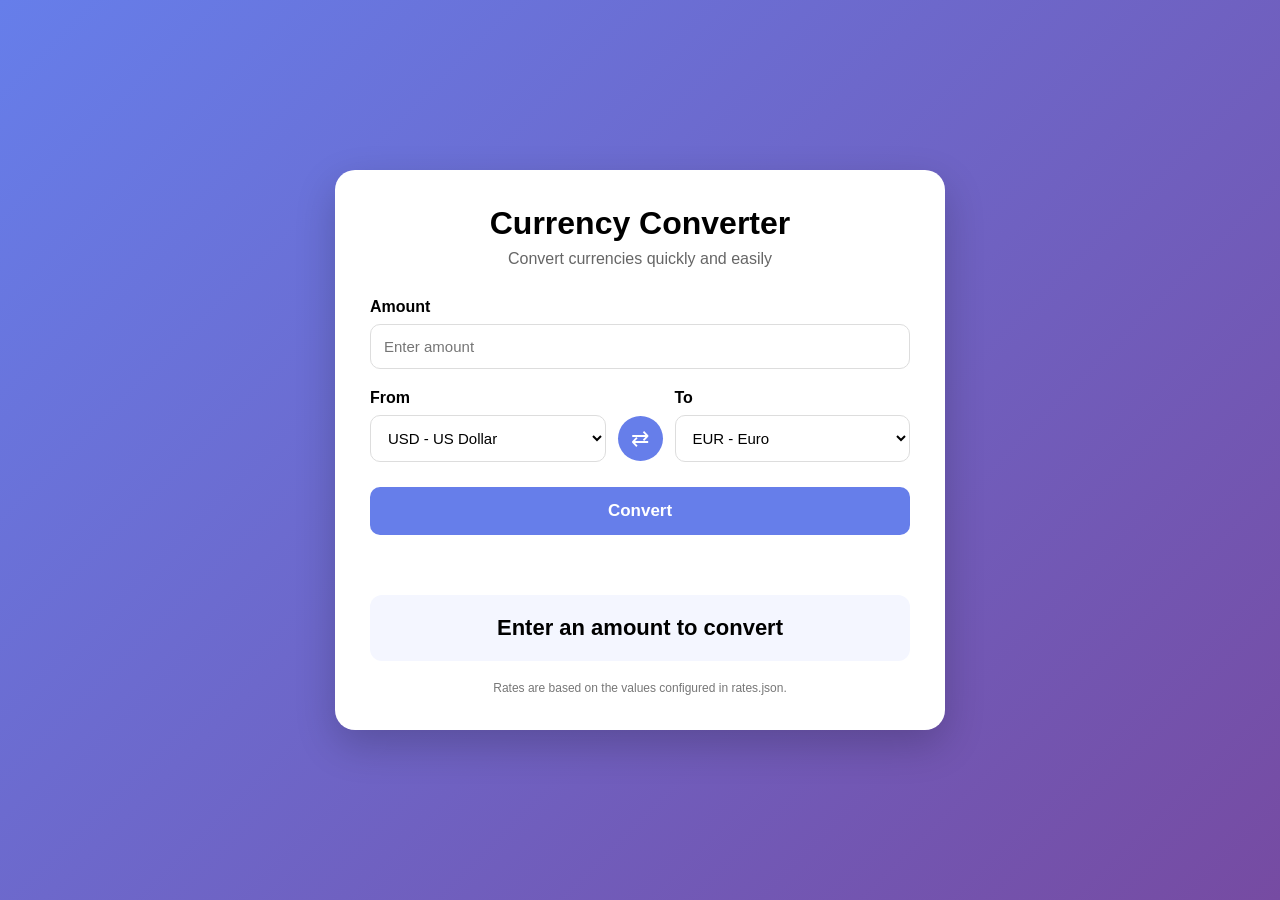
<file: Part2_SystemsProduct/UI/index.html>
<!DOCTYPE html>
<html lang="en">
<head>
    <meta charset="UTF-8">
    <meta name="viewport" content="width=device-width, initial-scale=1.0">
    <title>Currency Converter</title>
    <link rel="stylesheet" href="style.css">
</head>

<body>

    <div class="container">

        <div class="converter-card">

            <h1>Currency Converter</h1>
            <p class="subtitle">Convert currencies quickly and easily</p>

            <div class="form-group">
                <label for="amount">Amount</label>
                <input
                    type="number"
                    id="amount"
                    placeholder="Enter amount"
                    min="0"
                    step="any"
                >
            </div>

            <div class="currency-row">

                <div class="form-group">
                    <label for="fromCurrency">From</label>

                    <select id="fromCurrency">
                        <option value="USD">USD - US Dollar</option>
                        <option value="INR">INR - Indian Rupee</option>
                        <option value="EUR">EUR - Euro</option>
                        <option value="GBP">GBP - British Pound</option>
                        <option value="JPY">JPY - Japanese Yen</option>
                        <option value="AUD">AUD - Australian Dollar</option>
                        <option value="CAD">CAD - Canadian Dollar</option>
                        <option value="SGD">SGD - Singapore Dollar</option>
                    </select>
                </div>

                <button id="swapButton" class="swap-button" title="Swap currencies">
                    ⇄
                </button>

                <div class="form-group">
                    <label for="toCurrency">To</label>

                    <select id="toCurrency">
                        <option value="EUR">EUR - Euro</option>
                        <option value="USD">USD - US Dollar</option>
                        <option value="INR">INR - Indian Rupee</option>
                        <option value="GBP">GBP - British Pound</option>
                        <option value="JPY">JPY - Japanese Yen</option>
                        <option value="AUD">AUD - Australian Dollar</option>
                        <option value="CAD">CAD - Canadian Dollar</option>
                        <option value="SGD">SGD - Singapore Dollar</option>
                    </select>
                </div>

            </div>

            <button id="convertButton" class="convert-button">
                Convert
            </button>

            <div id="errorMessage" class="error-message"></div>

            <div id="resultBox" class="result-box">
                <p id="resultText">Enter an amount to convert</p>
            </div>

            <p class="rate-info">
                Rates are based on the values configured in rates.json.
            </p>

        </div>

    </div>

    <script src="script.js"></script>

</body>
</html>
</file>
<file: Part2_SystemsProduct/UI/style.css>
* {
    margin: 0;
    padding: 0;
    box-sizing: border-box;
}

body {
    font-family: Arial, sans-serif;
    min-height: 100vh;

    display: flex;
    justify-content: center;
    align-items: center;

    background: linear-gradient(135deg, #667eea, #764ba2);
}

.container {
    width: 100%;
    max-width: 650px;
    padding: 20px;
}

.converter-card {
    background: white;
    border-radius: 20px;
    padding: 35px;

    box-shadow: 0 15px 40px rgba(0, 0, 0, 0.2);
}

h1 {
    text-align: center;
    font-size: 32px;
    margin-bottom: 8px;
}

.subtitle {
    text-align: center;
    color: #666;
    margin-bottom: 30px;
}

.form-group {
    flex: 1;
}

label {
    display: block;
    font-weight: bold;
    margin-bottom: 8px;
}

input,
select {
    width: 100%;
    padding: 13px;

    border: 1px solid #ddd;
    border-radius: 10px;

    font-size: 15px;
    background: white;
}

input:focus,
select:focus {
    outline: none;
    border-color: #667eea;
}

.currency-row {
    display: flex;
    align-items: end;
    gap: 12px;
    margin-top: 20px;
}

.swap-button {
    width: 45px;
    height: 45px;

    border: none;
    border-radius: 50%;

    background: #667eea;
    color: white;

    font-size: 22px;
    cursor: pointer;

    margin-bottom: 1px;
}

.swap-button:hover {
    transform: rotate(180deg);
    transition: 0.3s;
}

.convert-button {
    width: 100%;
    padding: 14px;

    border: none;
    border-radius: 10px;

    background: #667eea;
    color: white;

    font-size: 17px;
    font-weight: bold;

    cursor: pointer;
    margin-top: 25px;
}

.convert-button:hover {
    background: #5568d8;
}

.result-box {
    margin-top: 25px;
    padding: 20px;

    border-radius: 12px;
    background: #f4f6ff;

    text-align: center;
}

#resultText {
    font-size: 22px;
    font-weight: bold;
}

.error-message {
    color: #d93025;
    text-align: center;
    margin-top: 15px;
    font-weight: bold;
    min-height: 20px;
}

.rate-info {
    text-align: center;
    color: #777;
    font-size: 12px;
    margin-top: 20px;
}

@media (max-width: 600px) {

    .converter-card {
        padding: 25px 20px;
    }

    .currency-row {
        flex-direction: column;
        align-items: stretch;
    }

    .swap-button {
        align-self: center;
        transform: rotate(90deg);
    }

    h1 {
        font-size: 27px;
    }
}
</file>
